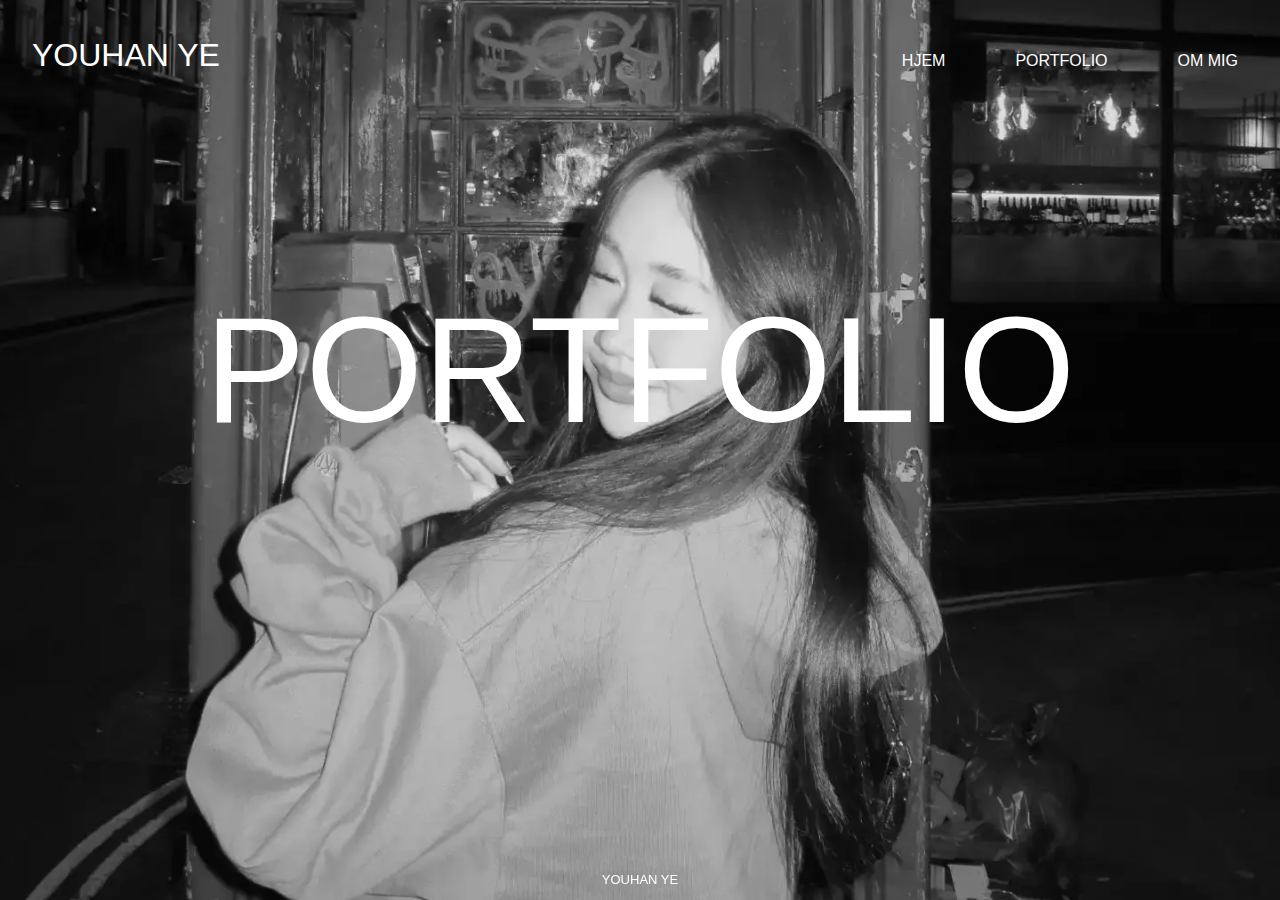
<file: index.html>
<!DOCTYPE html>
<html lang="DA">

<head>
    <meta charset="UTF-8">
    <meta name="viewport" content="width=device-width, initial-scale=1.0">
    <title>Home</title>
    <link rel="stylesheet" href="general.css">
    <link rel="stylesheet" href="general-sans.css">
    <link href="https://api.fontshare.com/v2/css?f[]=gambarino@400&f[]=switzer@200&f[]=general-sans@1&display=swap"
        rel="stylesheet">
    <link rel="shortcut icon" href="billeder/favicon.ico" type="image/x-icon">
</head>


<body>

    <header>
        <a href="index.html">
            <div class="logo">
                <h1>YOUHAN YE</h1>
            </div>
        </a>


        <nav>
            <ul class="menu">
                <li><a href="index.html">HJEM</a></li>
                <li><a href="portfolio.html">PORTFOLIO</a></li>
                <li><a href="ommig.html">OM MIG</a></li>

            </ul>
            <div class="burger">
                <div class="line"></div>
                <div class="line"></div>
                <div class="line"></div>
            </div>
        </nav>


    </header>
    <script src="script.js"></script>

    <h2>PORTFOLIO</h2>

    <div class="footer">
        <p>YOUHAN YE</p>
    </div>
</body>

</html>
</file>
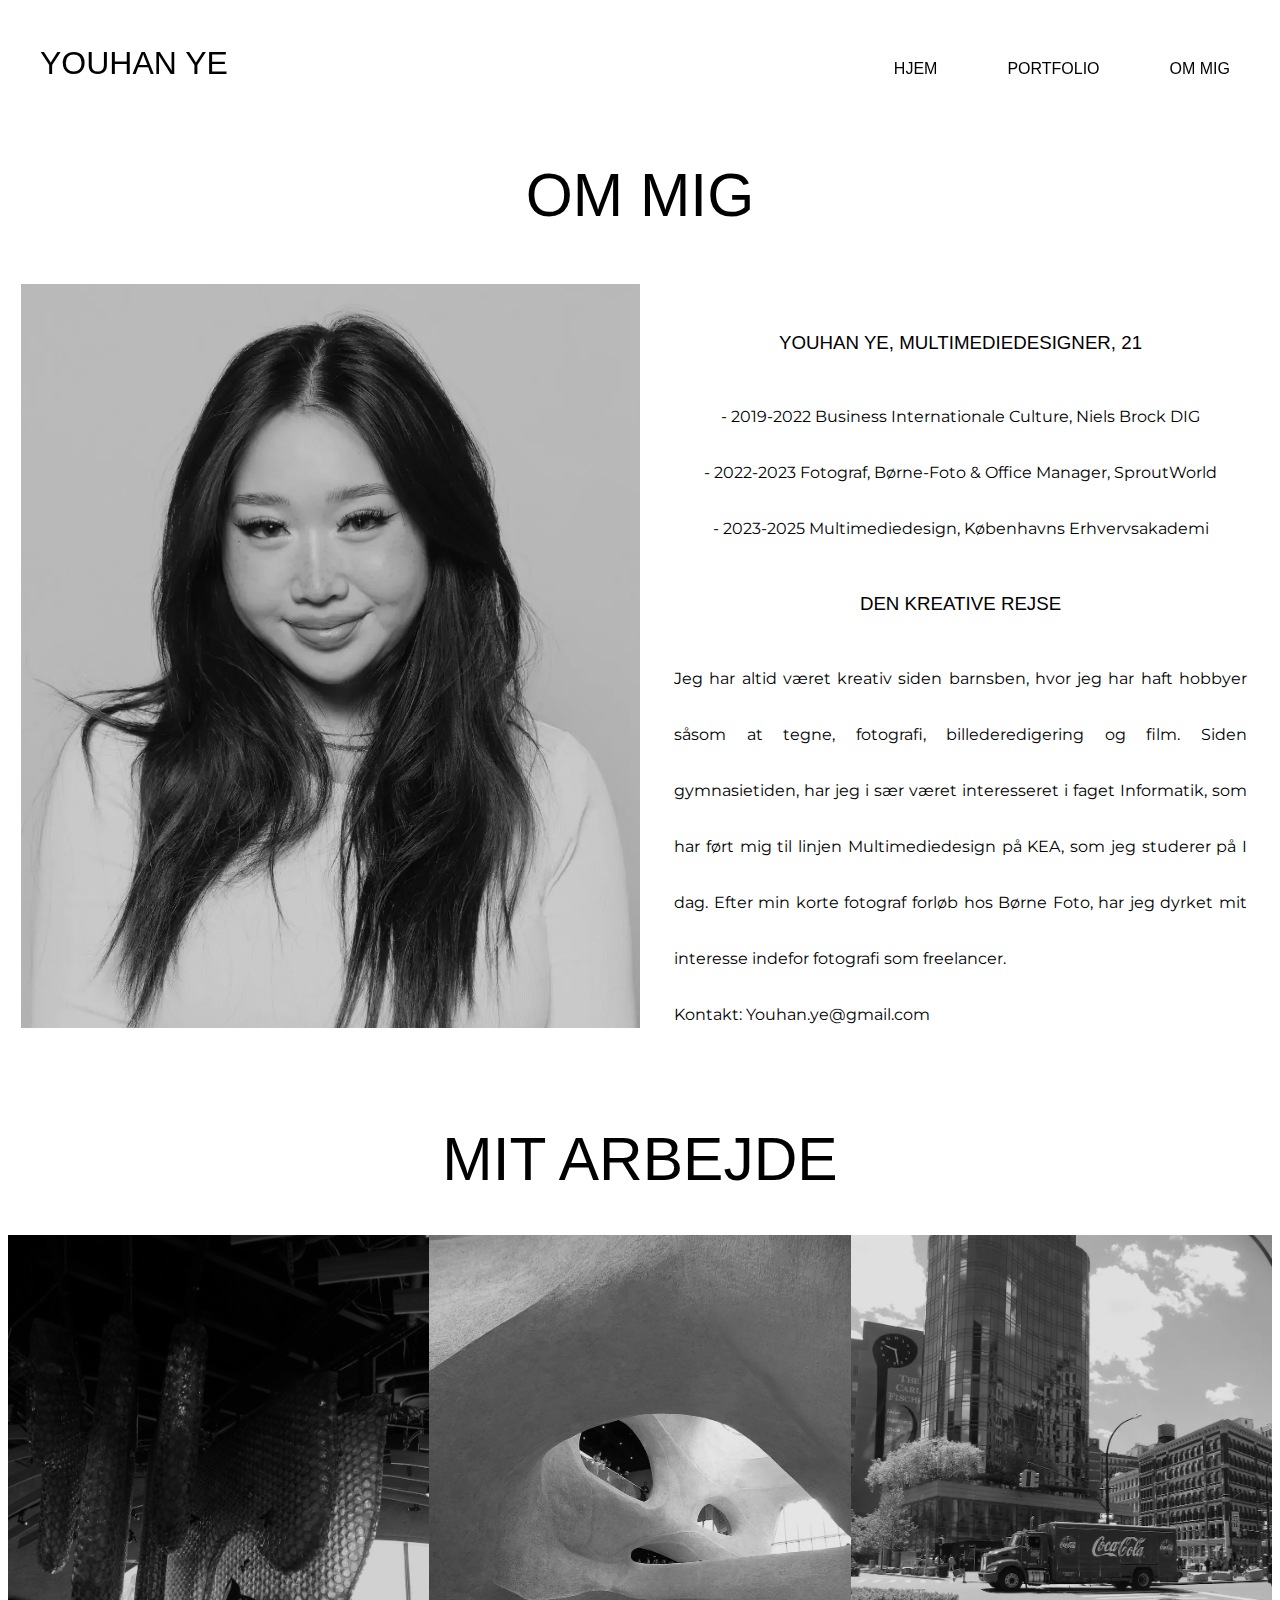
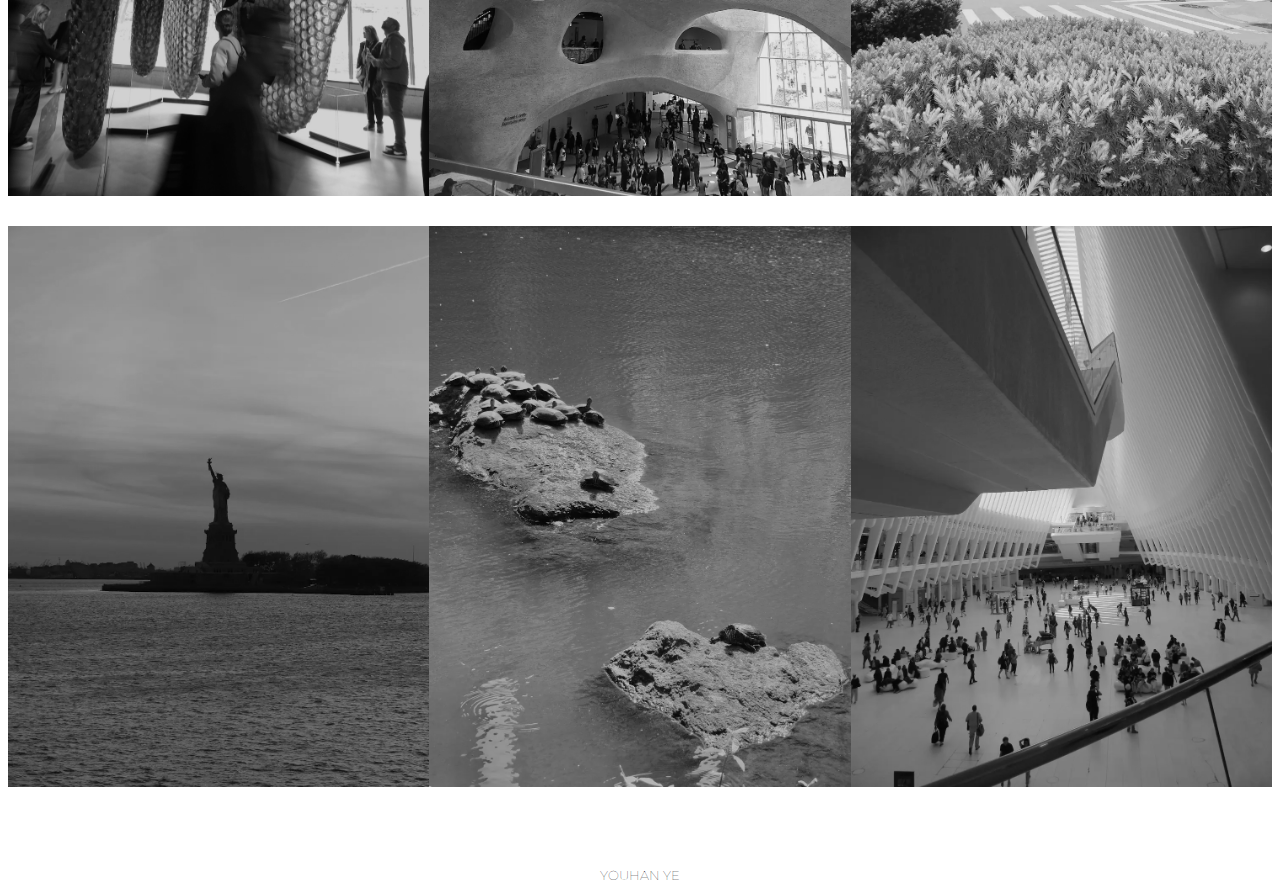
<file: ommig.html>
<!DOCTYPE html>
<html lang="DA">

<head>
    <meta charset="UTF-8">
    <meta name="viewport" content="width=device-width, initial-scale=1.0">
    <meta name="robots" content="noindex">
    <title>ABOUT ME</title>
    <link rel="stylesheet" href="style.css">
    <link rel="preconnect" href="https://fonts.googleapis.com">
    <link rel="preconnect" href="https://fonts.gstatic.com" crossorigin>
    <link href="https://fonts.googleapis.com/css2?family=Montserrat:wght@300&display=swap" rel="stylesheet">
    <link rel="shortcut icon" href="billeder/favicon.ico" type="image/x-icon">
</head>

<body>
    <header>

        <a href="index.html">
            <div class="logo">
                <h1>YOUHAN YE</h1>
            </div>
        </a>
        <nav>
            <ul class="menu">
                <li><a href="index.html">HJEM</a></li>
                <li><a href="portfolio.html">PORTFOLIO</a></li>
                <li><a href="ommig.html">OM MIG</a></li>

            </ul>
            <div class="burger">
                <div class="line"></div>
                <div class="line"></div>
                <div class="line"></div>
            </div>
        </nav>
    </header>
    <script src="script.js"></script>

    <h1>OM MIG</h1>
    <div class="container">
        <div class="ommig">
            <img src="billeder/ommig.webp" alt="ommig">
        </div>
        <div class="text1">
            <h3>YOUHAN YE, MULTIMEDIEDESIGNER, 21</h3>
            <p>
                - 2019-2022 Business Internationale Culture, Niels Brock DIG
                <br>
                - 2022-2023 Fotograf, Børne-Foto & Office Manager, SproutWorld <br>
                - 2023-2025 Multimediedesign, Københavns Erhvervsakademi
            </p>
            <div class="text2">
                <h3>DEN KREATIVE REJSE</h3>
                <p>Jeg har altid været kreativ siden barnsben, hvor jeg har haft hobbyer såsom at tegne, fotografi,
                    billederedigering og
                    film.
                    Siden gymnasietiden, har jeg i sær været interesseret i faget Informatik, som har ført mig til
                    linjen Multimediedesign på KEA, som jeg studerer på I dag.
                    Efter min korte fotograf forløb hos Børne Foto, har jeg dyrket mit interesse indefor fotografi som
                    freelancer. <br>
                    Kontakt: Youhan.ye@gmail.com </p>
            </div>
        </div>
    </div>

    <h1>MIT ARBEJDE</h1>
    <div class="container2">
        <div><img src="billeder/IMG_2726.webp" alt="billede1"></div>
        <div><img src="billeder/IMG_2730.webp" alt="billede2"></div>
        <div><img src="billeder/IMG_2836.webp" alt="billede3"></div>
    </div>
    <div class="container3">
        <div><img src="billeder/IMG_3085.webp" alt="billede4"></div>
        <div><img src="billeder/IMG_3040.webp" alt="billede5"></div>
        <div><img src="billeder/IMG_3269.webp" alt="billede6"></div>
    </div>


    <footer>
        <div class="footer">
            <p>YOUHAN YE</p>
        </div>
    </footer>
</body>

</html>
</file>
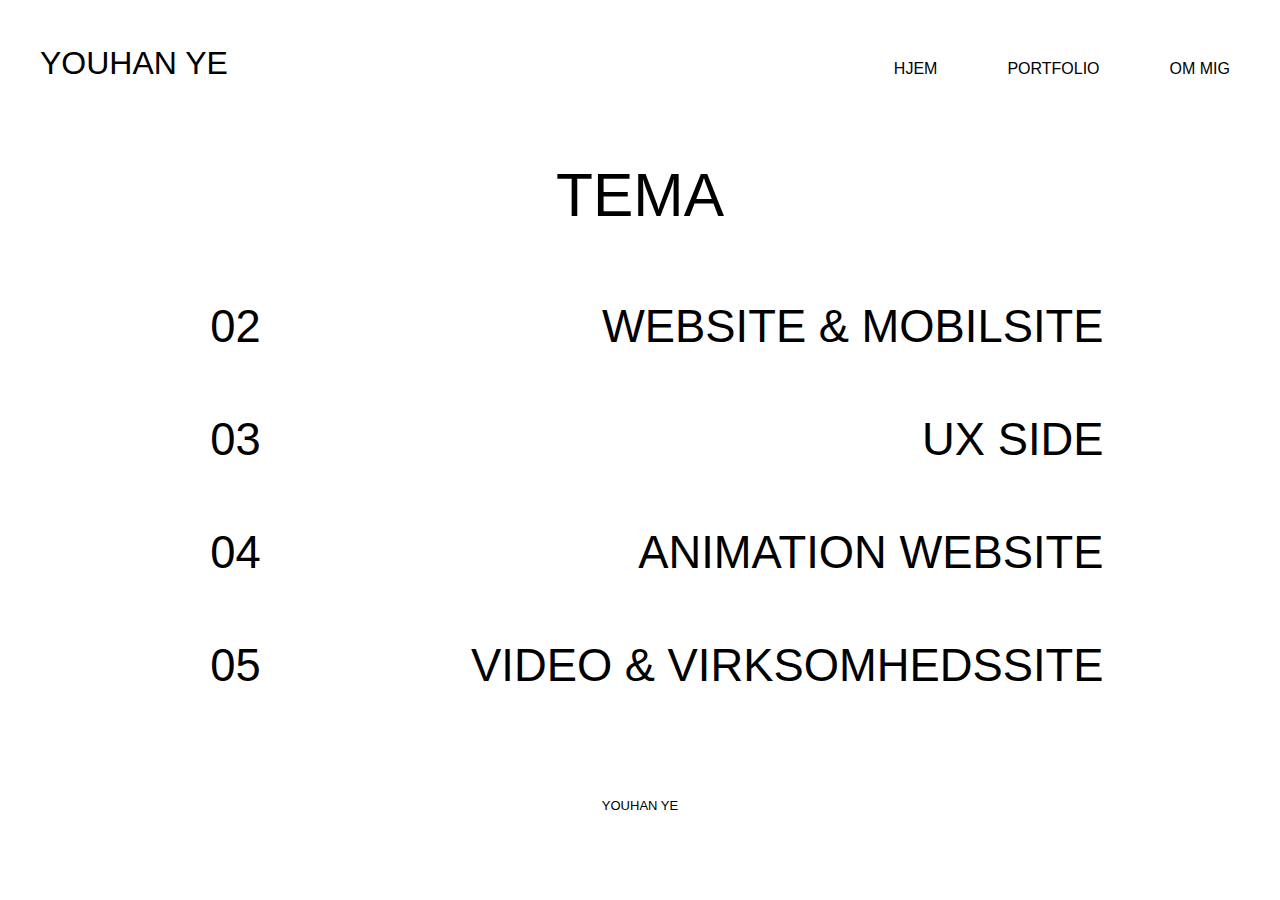
<file: portfolio.html>
<!DOCTYPE html>
<html lang="DA">

<head>
    <meta charset="UTF-8">
    <meta name="viewport" content="width=device-width, initial-scale=1.0">
    <title>PORTFOLIO</title>
    <link rel="stylesheet" href="style.css">
    <link rel="shortcut icon" href="billeder/favicon.ico" type="image/x-icon">
</head>

<body>
    <header>
        <a href="index.html">
            <div class="logo">
                <h1>YOUHAN YE</h1>
            </div>
        </a>
        <nav>
            <ul class="menu">
                <li><a href="index.html">HJEM</a></li>
                <li><a href="portfolio.html">PORTFOLIO</a></li>
                <li><a href="ommig.html">OM MIG</a></li>

            </ul>
            <div class="burger">
                <div class="line"></div>
                <div class="line"></div>
                <div class="line"></div>
            </div>
        </nav>
    </header>
    <script src="script.js"></script>


    <h1>TEMA</h1>
    <a href="tema2.html">
        <div class="section_grid_1-2">
            <div class="col">
                <h1>02</h1>

            </div>
            <div class="col2">
                <h1>WEBSITE & MOBILSITE</h1>
            </div>
        </div>
    </a>
    <a href="tema3.html">
        <div class="section_grid2">
            <div class="col">
                <h1>03</h1>
            </div>

            <div class="col2">
                <h1>UX SIDE</h1>
            </div>
        </div>
    </a>
    <a href="tema4.html">
        <div class="section_grid3">
            <div class="col">
                <h1>04</h1>
            </div>
            <div class="col2">
                <h1>ANIMATION WEBSITE</h1>
            </div>
        </div>
    </a>
    <a href="tema5.html">
        <div class="section_grid4">
            <div class="col">
                <h1>05</h1>
            </div>
            <div class="col2">
                <h1>VIDEO & VIRKSOMHEDSSITE </h1>
            </div>
        </div>
    </a>

    <footer>
        <div class="footer">
            <p>YOUHAN YE</p>
        </div>
    </footer>
</body>



</html>
</file>
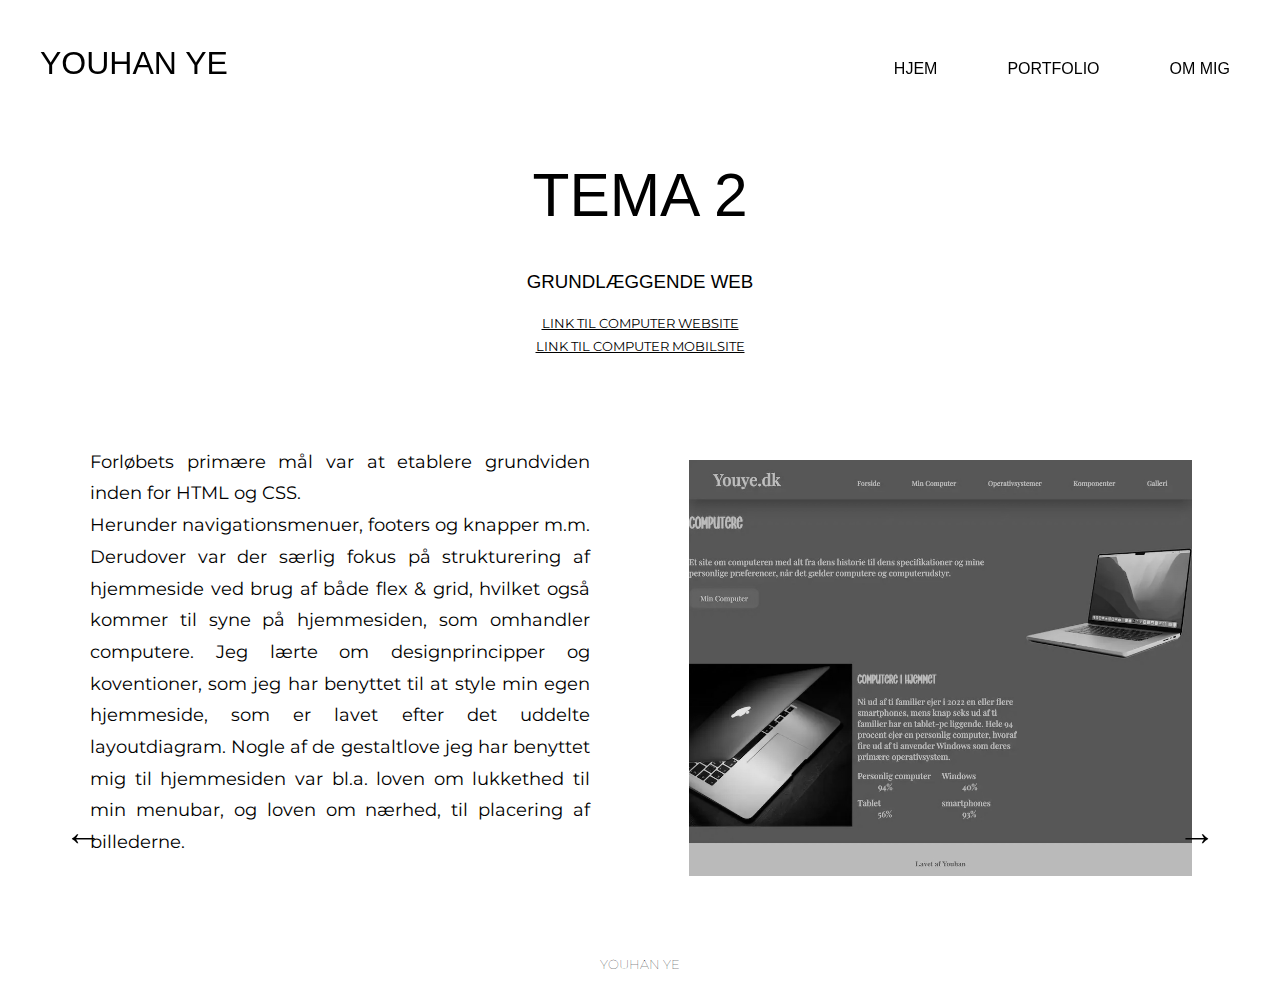
<file: tema2.html>
<!DOCTYPE html>
<html lang="DA">

<head>
    <meta charset="UTF-8">
    <meta name="viewport" content="width=device-width, initial-scale=1.0">
    <title>TEMA 2</title>
    <link rel="stylesheet" href="style.css">
    <link rel="preconnect" href="https://fonts.googleapis.com">
    <link rel="preconnect" href="https://fonts.gstatic.com" crossorigin>
    <link href="https://fonts.googleapis.com/css2?family=Montserrat:wght@300&display=swap" rel="stylesheet">
    <link rel="shortcut icon" href="billeder/favicon.ico" type="image/x-icon">
</head>

<body>
    <header>

        <a href="index.html">
            <div class="logo">
                <h1>YOUHAN YE</h1>
            </div>
        </a>
        <nav>
            <ul class="menu">
                <li><a href="index.html">HJEM</a></li>
                <li><a href="portfolio.html">PORTFOLIO</a></li>
                <li><a href="ommig.html">OM MIG</a></li>

            </ul>
            <div class="burger">
                <div class="line"></div>
                <div class="line"></div>
                <div class="line"></div>
            </div>
        </nav>
    </header>
    <script src="script.js"></script>

    <h1>TEMA 2</h1>
    <div class="h3">
        <h3>GRUNDLÆGGENDE WEB</h3>
    </div>
    <div class="link">
        <p><a href="https://youye.dk/kea/02_web/01_website/website/">LINK TIL COMPUTER WEBSITE</a></p>
        <p><a href="https://youye.dk/kea/02_web/mobilsite/galleri.html">LINK TIL COMPUTER MOBILSITE</a></p>
    </div>
    <div class="grid">
        <div>
            <p>Forløbets primære mål var at etablere grundviden inden for HTML og CSS. <br>
                Herunder navigationsmenuer,
                footers og knapper m.m.
                Derudover var der særlig fokus på strukturering af hjemmeside ved brug af både flex & grid, hvilket også
                kommer til syne på hjemmesiden, som omhandler computere.
                Jeg lærte om designprincipper og koventioner, som jeg har benyttet
                til at style min
                egen hjemmeside, som er lavet efter det uddelte layoutdiagram.
                Nogle af de gestaltlove jeg har benyttet mig til hjemmesiden var bl.a. loven om lukkethed til min
                menubar, og loven om nærhed, til placering af billederne.
            </p>
        </div>
        <div>
            <a href="https://youye.dk/kea/02_web/01_website/website/"> <img
                    src="billeder/youye.dk_kea_02_web_01_website_website_.webp" alt="Forside"></a>
        </div>
    </div>
    <a href="portfolio.html">
        <span class="span1">&#8592;</span>
    </a>
    <a href="tema3.html">
        <span class="span2">&#8594;</span>
    </a>



    <footer>
        <div class="footer">
            <p>YOUHAN YE</p>
        </div>
    </footer>
</body>
</file>
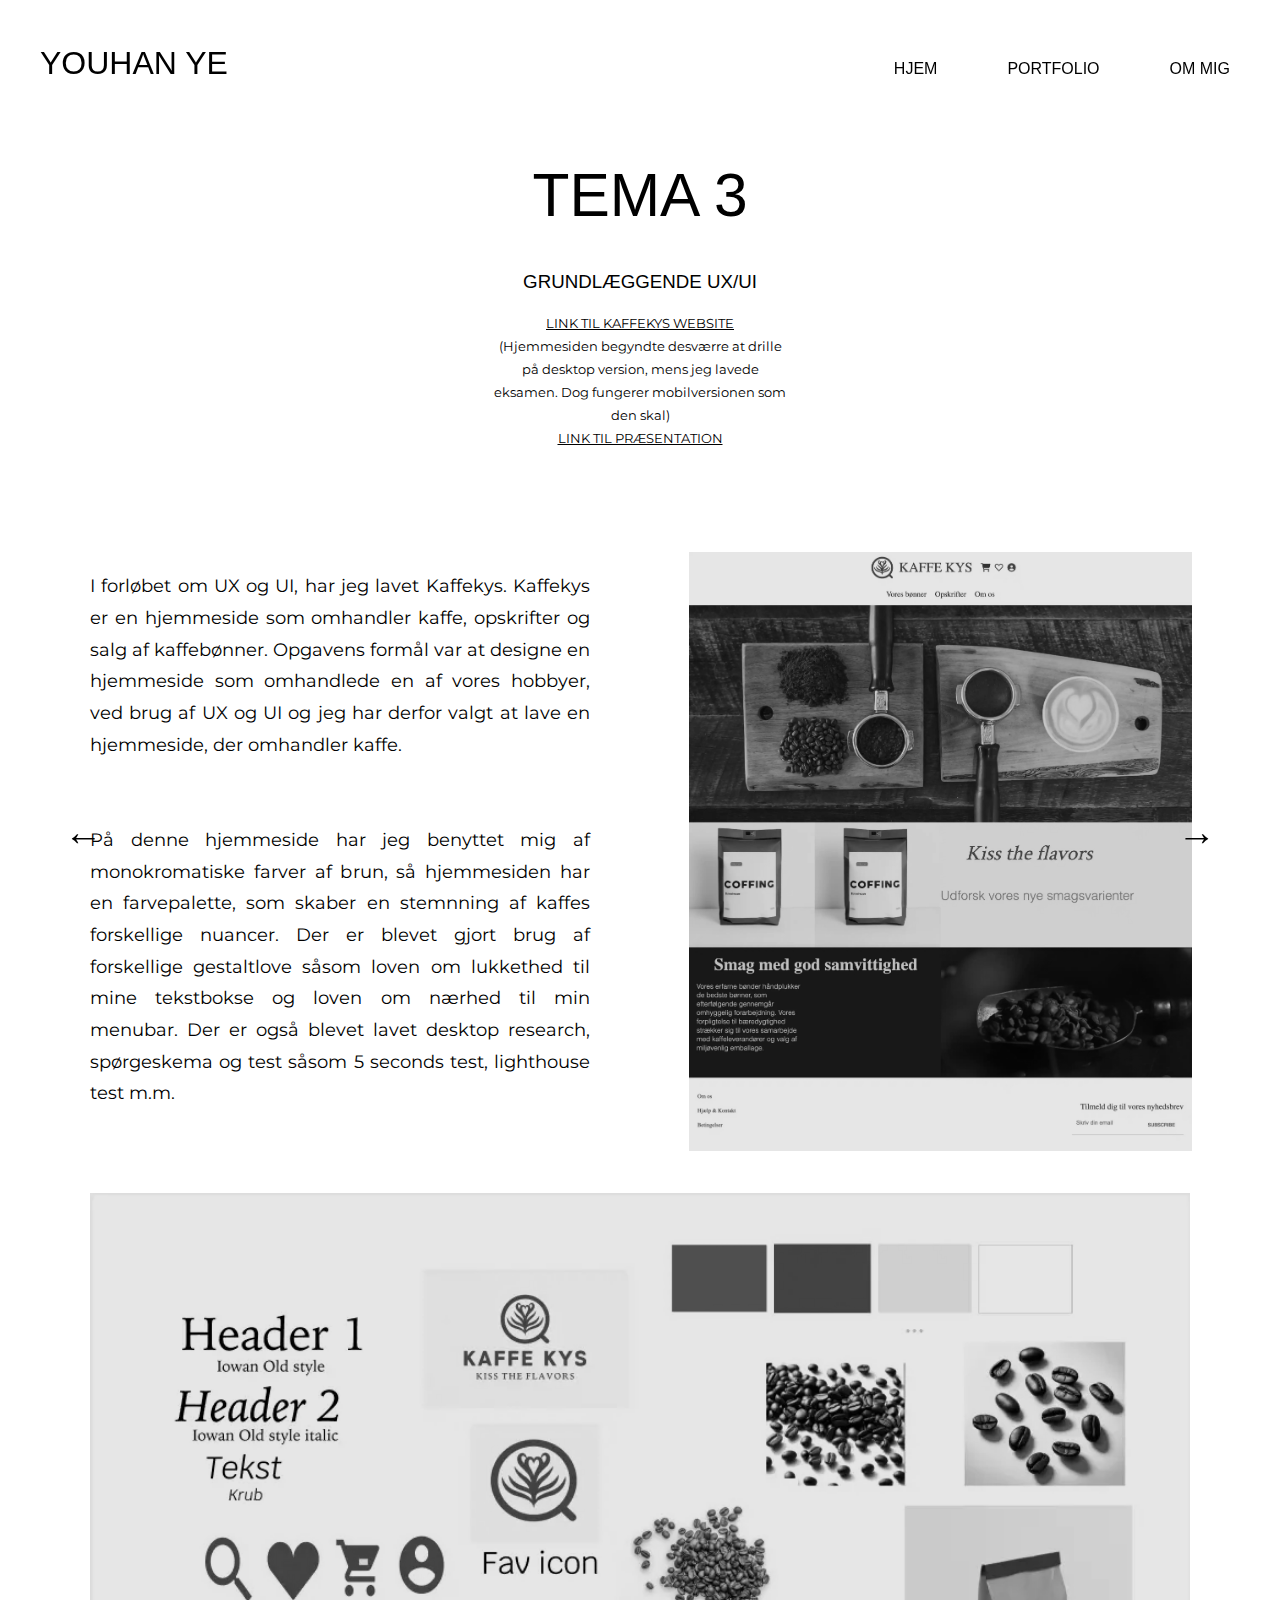
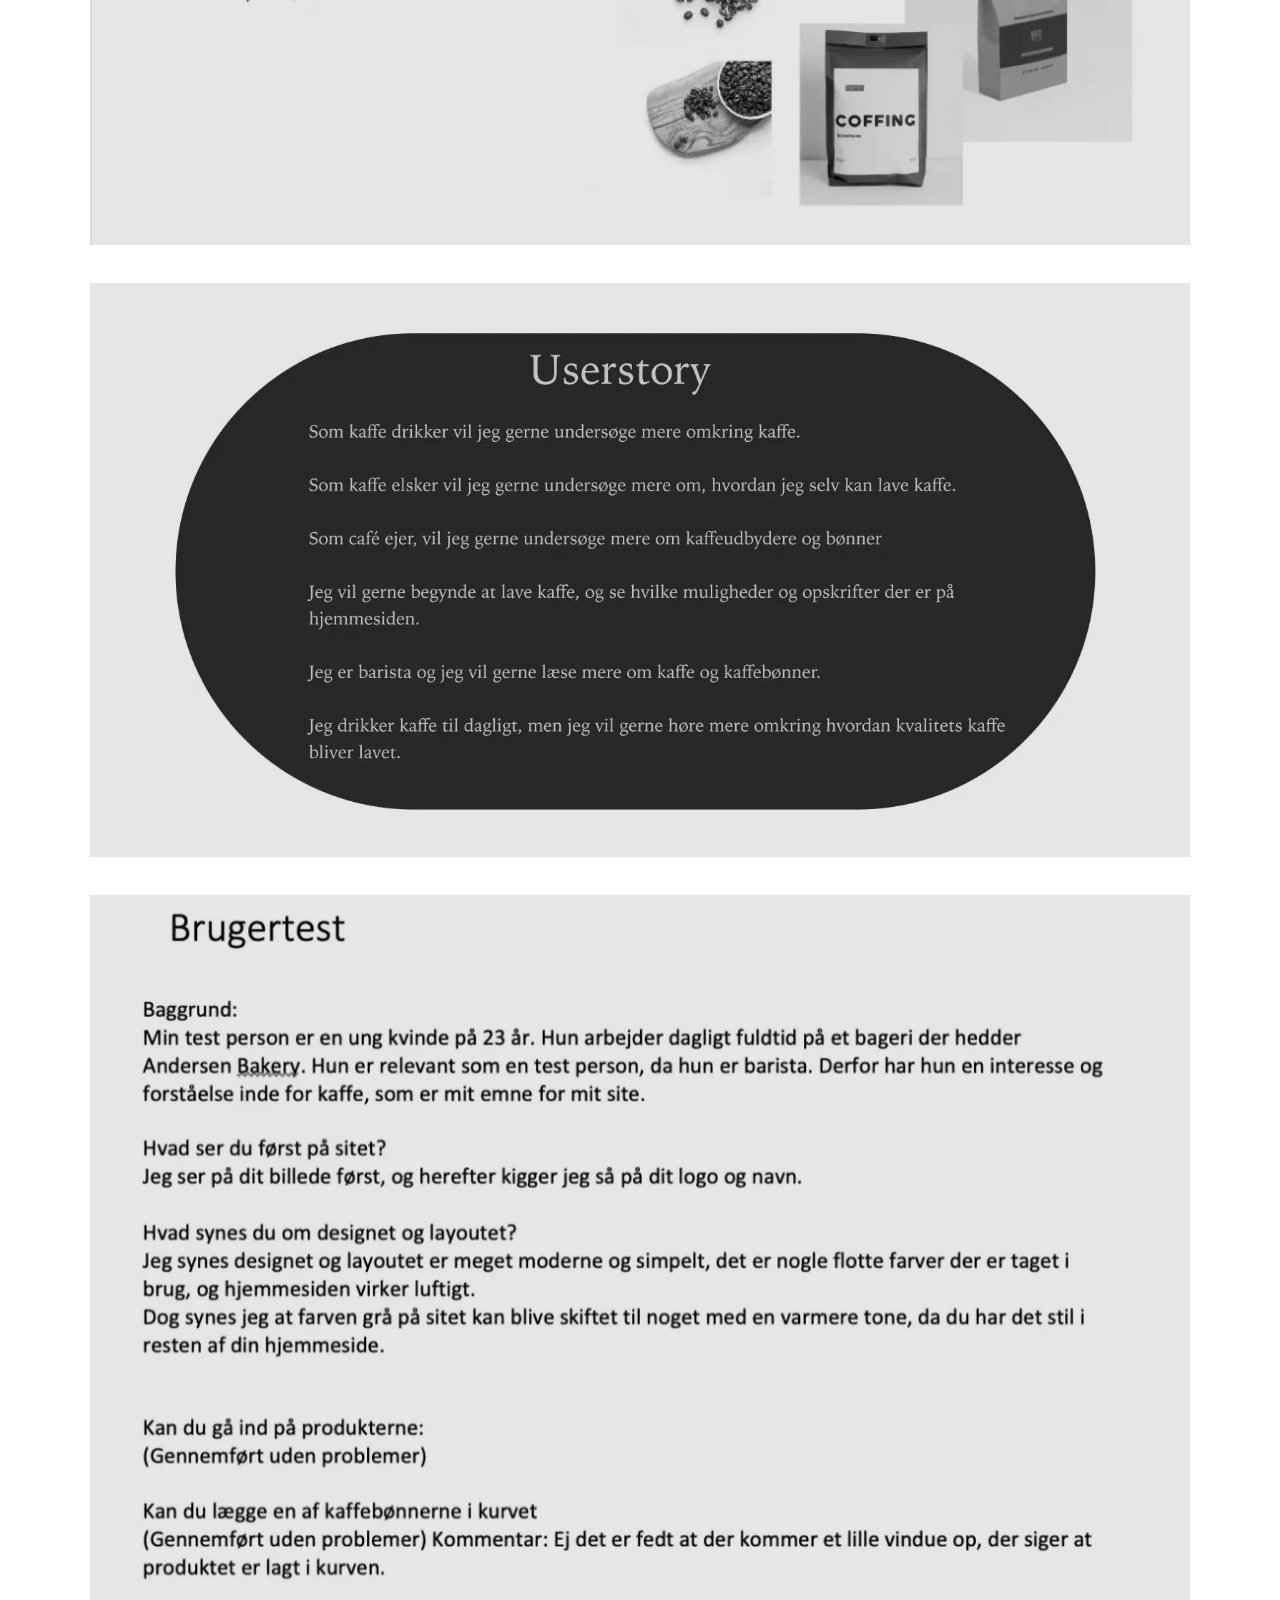
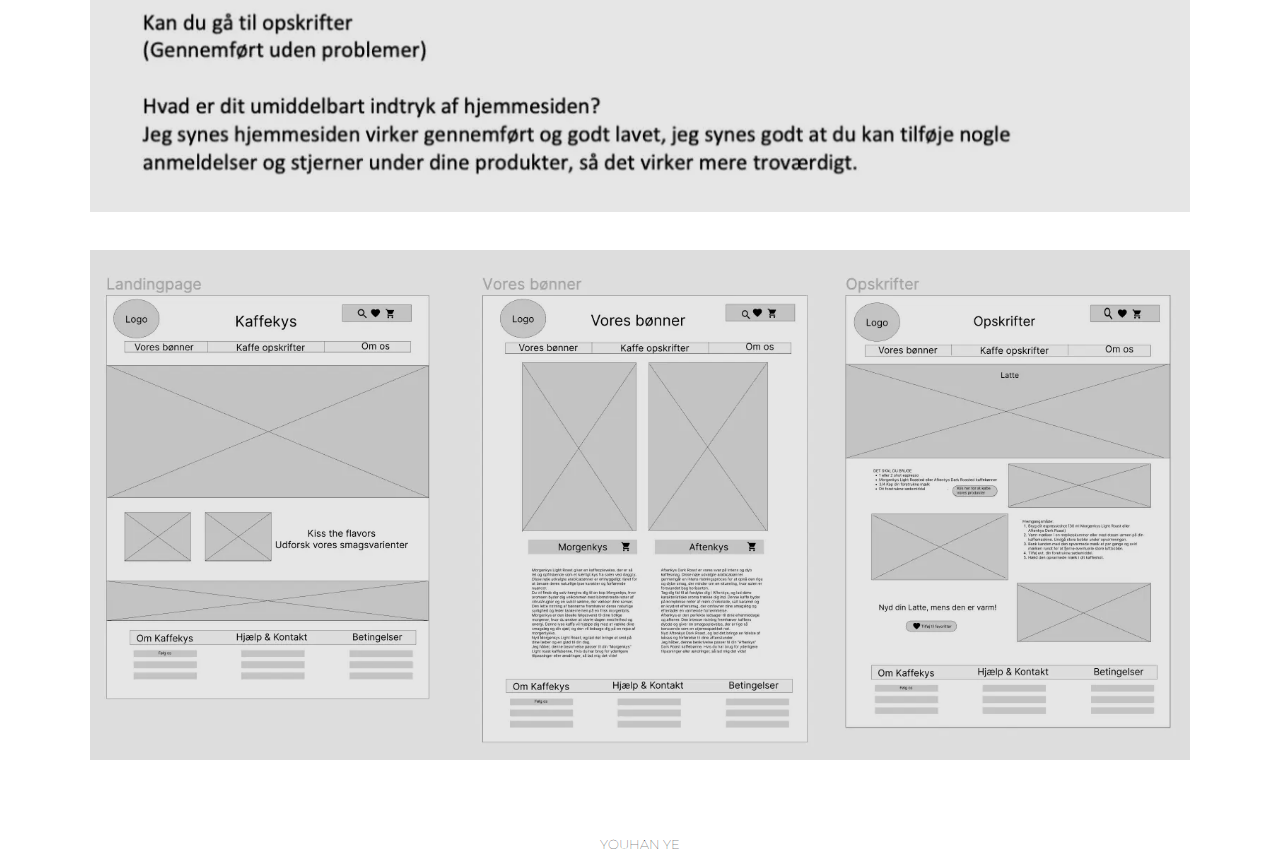
<file: tema3.html>
<!DOCTYPE html>
<html lang="DA">

<head>
    <meta charset="UTF-8">
    <meta name="viewport" content="width=device-width, initial-scale=1.0">
    <title>TEMA 3</title>
    <link rel="stylesheet" href="style.css">
    <link rel="preconnect" href="https://fonts.googleapis.com">
    <link rel="preconnect" href="https://fonts.gstatic.com" crossorigin>
    <link href="https://fonts.googleapis.com/css2?family=Montserrat:wght@300&display=swap" rel="stylesheet">
    <link rel="shortcut icon" href="billeder/favicon.ico" type="image/x-icon">
</head>

<body>
    <header>

        <a href="index.html">
            <div class="logo">
                <h1>YOUHAN YE</h1>
            </div>
        </a>
        <nav>
            <ul class="menu">
                <li><a href="index.html">HJEM</a></li>
                <li><a href="portfolio.html">PORTFOLIO</a></li>
                <li><a href="ommig.html">OM MIG</a></li>

            </ul>
            <div class="burger">
                <div class="line"></div>
                <div class="line"></div>
                <div class="line"></div>
            </div>
        </nav>
    </header>
    <script src="script.js"></script>
    <h1>TEMA 3</h1>

    <h3>GRUNDLÆGGENDE UX/UI</h3>
    <div class="link">


        <p><a href="https://youye.dk/kea/03_ux/01_kodet_site/index.html">LINK TIL KAFFEKYS WEBSITE</a>
            <br>
        </p>

        <p>(Hjemmesiden
            begyndte desværre at drille på desktop version, mens jeg lavede eksamen. Dog fungerer mobilversionen som den
            skal)</p>
        <p><a
                href="https://docs.google.com/presentation/d/1jcls9tdCBWby8HA0yjZj4S4Yp_Tg2DP6hAchGlgmfeM/edit?usp=sharing">LINK
                TIL PRÆSENTATION</a></p>
    </div>



    <div class="grid">
        <p>I forløbet om UX og UI, har jeg lavet Kaffekys. Kaffekys er en hjemmeside som omhandler kaffe, opskrifter og
            salg
            af kaffebønner.
            Opgavens formål var at designe en hjemmeside som omhandlede en af vores hobbyer, ved brug af UX og UI og jeg
            har
            derfor valgt at lave
            en hjemmeside, der omhandler kaffe. <br> <br> <br>
            På denne hjemmeside har jeg benyttet mig af monokromatiske farver af brun, så hjemmesiden har en
            farvepalette,
            som skaber en stemnning af kaffes forskellige nuancer.
            Der er blevet gjort brug af forskellige gestaltlove såsom loven om lukkethed til mine tekstbokse og loven
            om
            nærhed til min menubar.
            Der er også blevet lavet desktop research, spørgeskema og test såsom 5 seconds test, lighthouse test m.m.
        </p>
        <a href="https://youye.dk/kea/03_ux/01_kodet_site/index.html"><img src="billeder/kaffekys.html.webp"
                alt="kaffekys"></a>

    </div>



    <div class="styletile">
        <img src="billeder/stylestilekaffe.webp" alt="styletile">
    </div>

    <div class="userstory">
        <img src="billeder/userstorykaffe.webp" alt="userstorykaffe">
    </div>

    <div class="brugertest">
        <img src="billeder/brugertest.webp" alt="brugertest">
    </div>

    <div class="wireframes">
        <img src="billeder/wireframeskaffe.webp" alt="wireframeskaffe">
    </div>

    <a href="tema2.html">
        <span class="span1">&#8592;</span>
    </a>
    <a href="tema4.html">
        <span class="span2">&#8594;</span>
    </a>


    <footer>
        <div class="footer">
            <p>YOUHAN YE</p>
        </div>
    </footer>
</body>
</file>
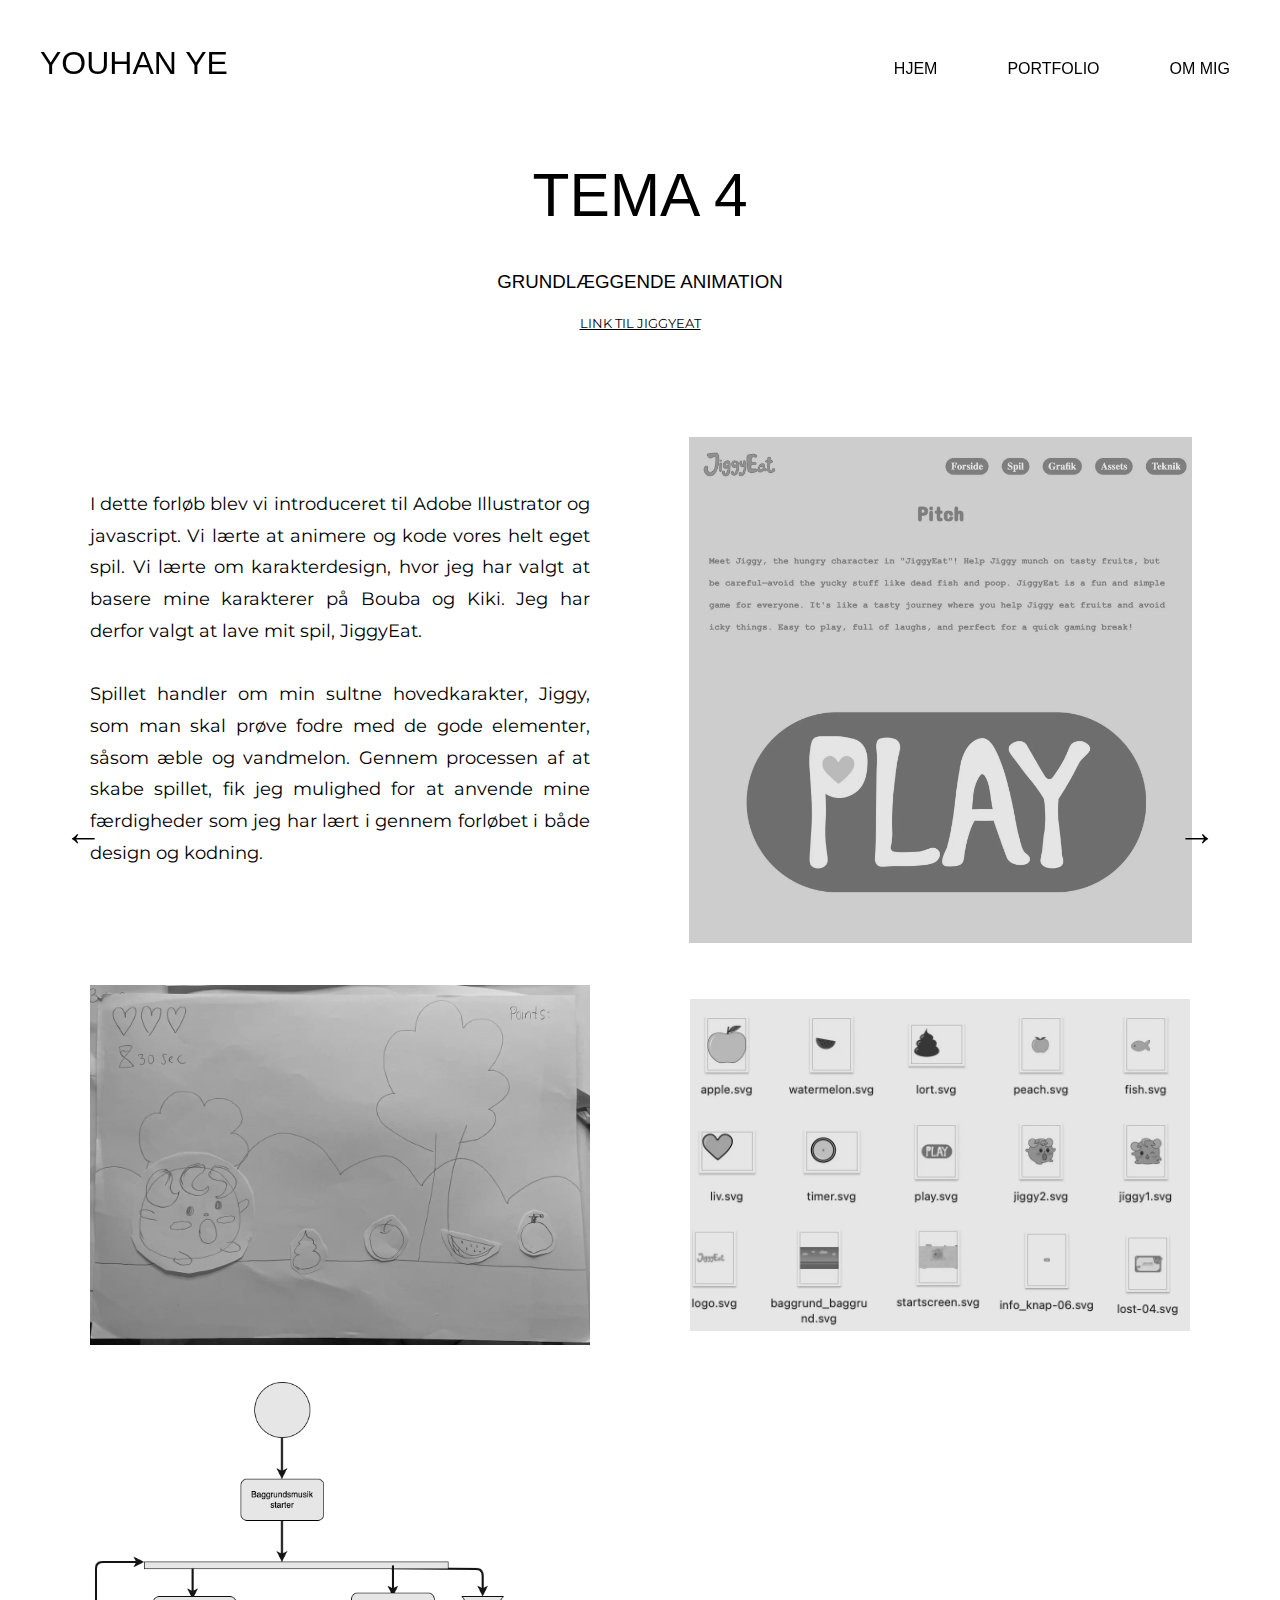
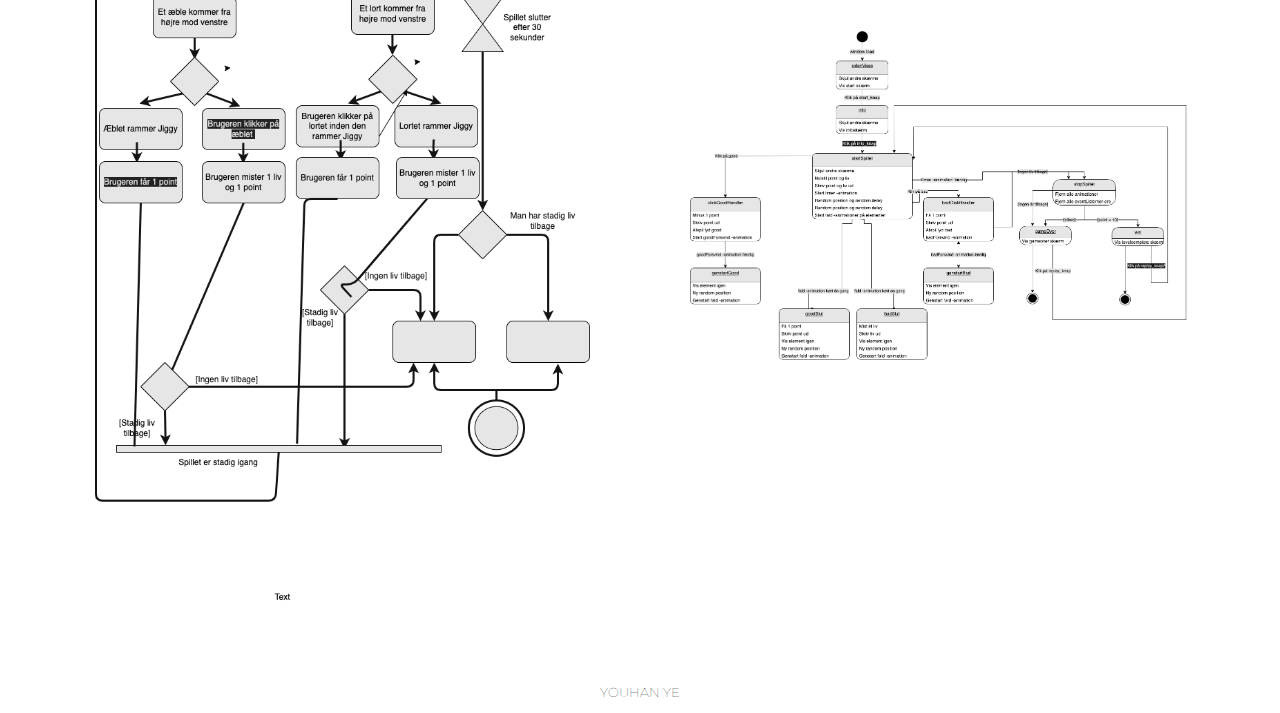
<file: tema4.html>
<!DOCTYPE html>
<html lang="DA">

<head>
    <meta charset="UTF-8">
    <meta name="viewport" content="width=device-width, initial-scale=1.0">
    <title>TEMA 4</title>
    <link rel="stylesheet" href="style.css">
    <link rel="preconnect" href="https://fonts.googleapis.com">
    <link rel="preconnect" href="https://fonts.gstatic.com" crossorigin>
    <link href="https://fonts.googleapis.com/css2?family=Montserrat:wght@300&display=swap" rel="stylesheet">
    <link rel="shortcut icon" href="billeder/favicon.ico" type="image/x-icon">
</head>

<body>
    <header>

        <a href="index.html">
            <div class="logo">
                <h1>YOUHAN YE</h1>
            </div>
        </a>
        <nav>
            <ul class="menu">
                <li><a href="index.html">HJEM</a></li>
                <li><a href="portfolio.html">PORTFOLIO</a></li>
                <li><a href="ommig.html">OM MIG</a></li>

            </ul>
            <div class="burger">
                <div class="line"></div>
                <div class="line"></div>
                <div class="line"></div>
            </div>
        </nav>


    </header>
    <script src="script.js"></script>
    <script src="script.js"></script>

    <h1>TEMA 4</h1>

    <h3>GRUNDLÆGGENDE ANIMATION</h3>
    <div class="link">
        <p><a href="http://youye.dk/kea/04_animation/website/">LINK TIL JIGGYEAT</a></p>
    </div>
    <div class="grid">
        <p>I dette forløb blev vi introduceret til Adobe Illustrator og javascript. Vi lærte at animere og kode vores
            helt eget
            spil. Vi lærte om karakterdesign, hvor jeg har valgt at basere mine karakterer på Bouba og Kiki.
            Jeg har derfor valgt at lave mit spil, JiggyEat. <br> <br>Spillet handler om min sultne hovedkarakter,
            Jiggy, som
            man
            skal prøve fodre med de gode elementer, såsom æble og vandmelon.
            Gennem processen af at skabe spillet, fik jeg mulighed for at anvende mine færdigheder som jeg har lært i
            gennem forløbet i både design og kodning.
        </p>


        <a href="http://youye.dk/kea/04_animation/website/"> <img src="billeder/jiggyeatforside.html.webp"
                alt="forside"></a>
    </div>

    <div class="grid2">


        <img src="billeder/skitse.webp" alt="skitse">


        <img src="billeder/assetjiggy.webp" alt="asset">


    </div>
    <div class="grid2">
        <img src="billeder/aktivitetsdiagramjiggygo-kopi.png" alt="aktivitetsdiagram">
        <img src="billeder/diagram3-kopi.png" alt="diagram">

    </div>

    <a href="tema3.html">
        <span class="span1">&#8592;</span>
    </a>
    <a href="tema5.html">
        <span class="span2">&#8594;</span>
    </a>

    <footer>
        <div class="footer">
            <p>YOUHAN YE</p>
        </div>
    </footer>
</body>
</file>
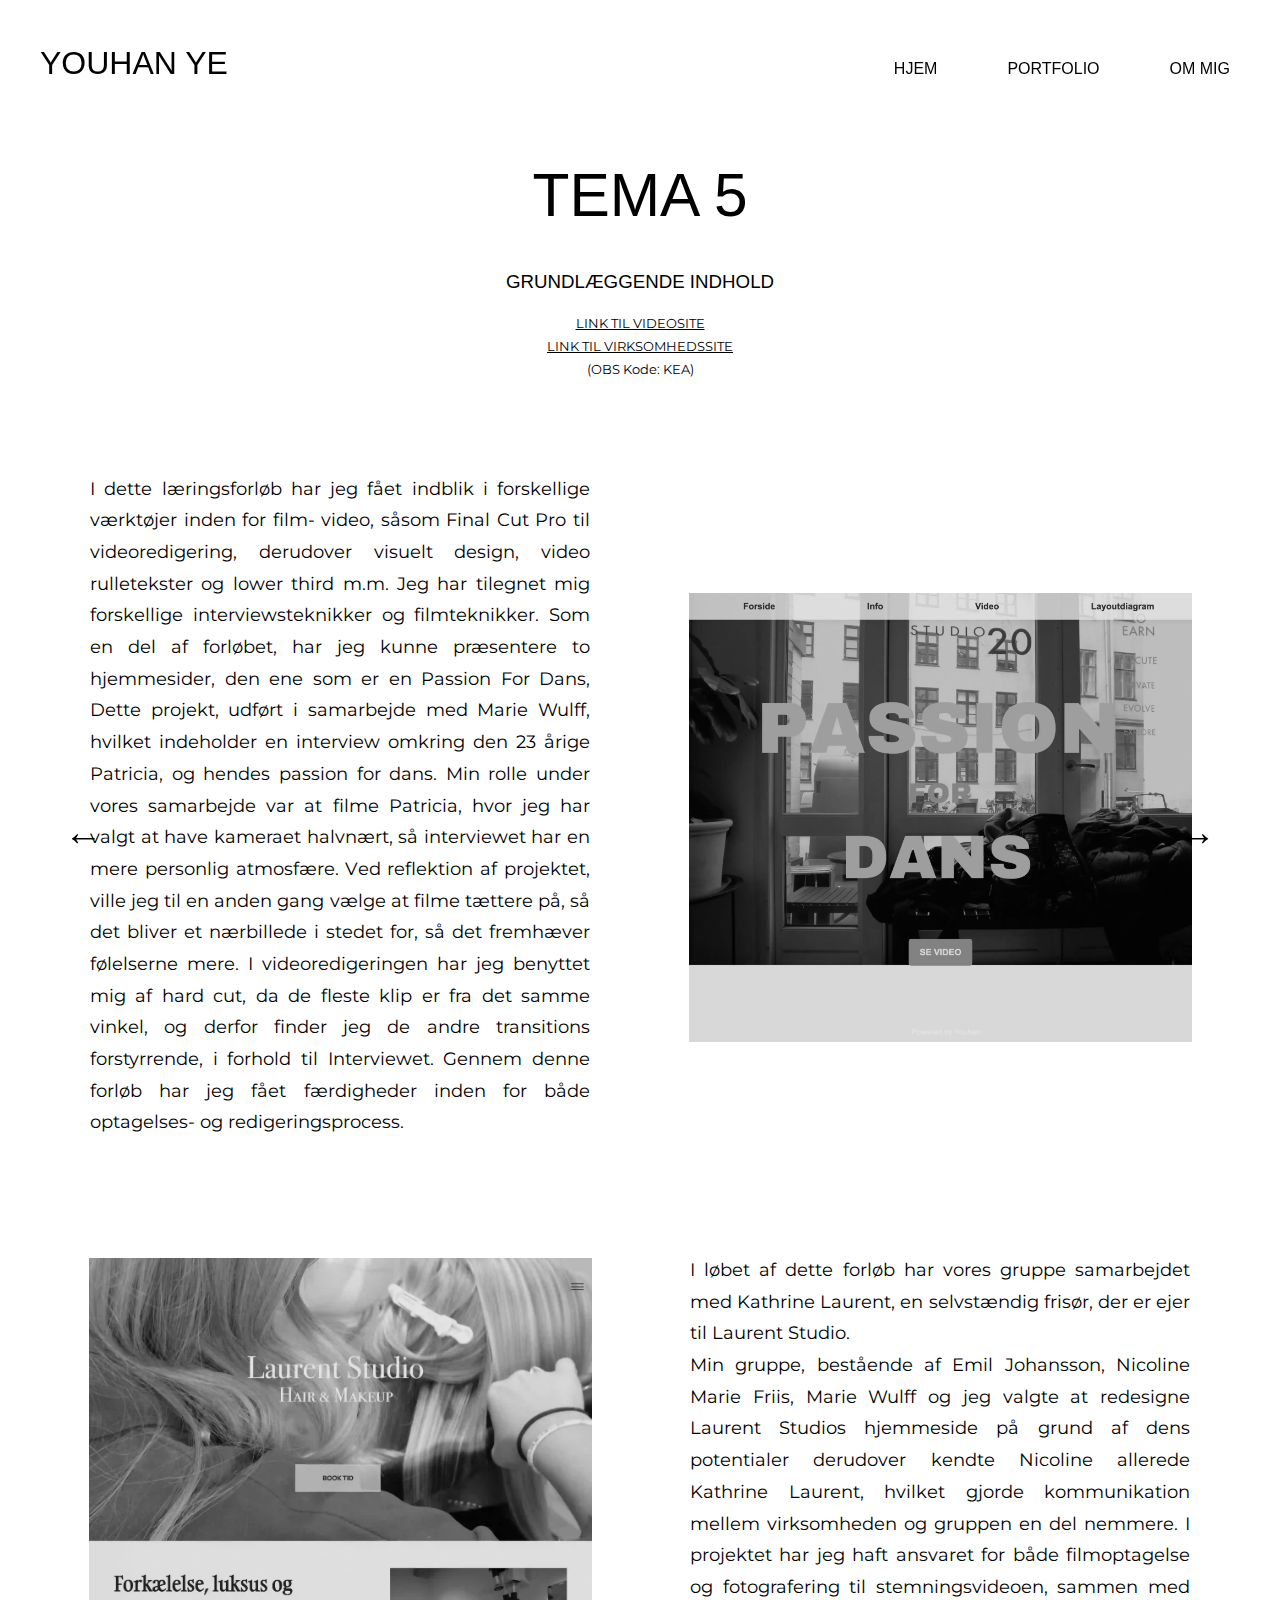
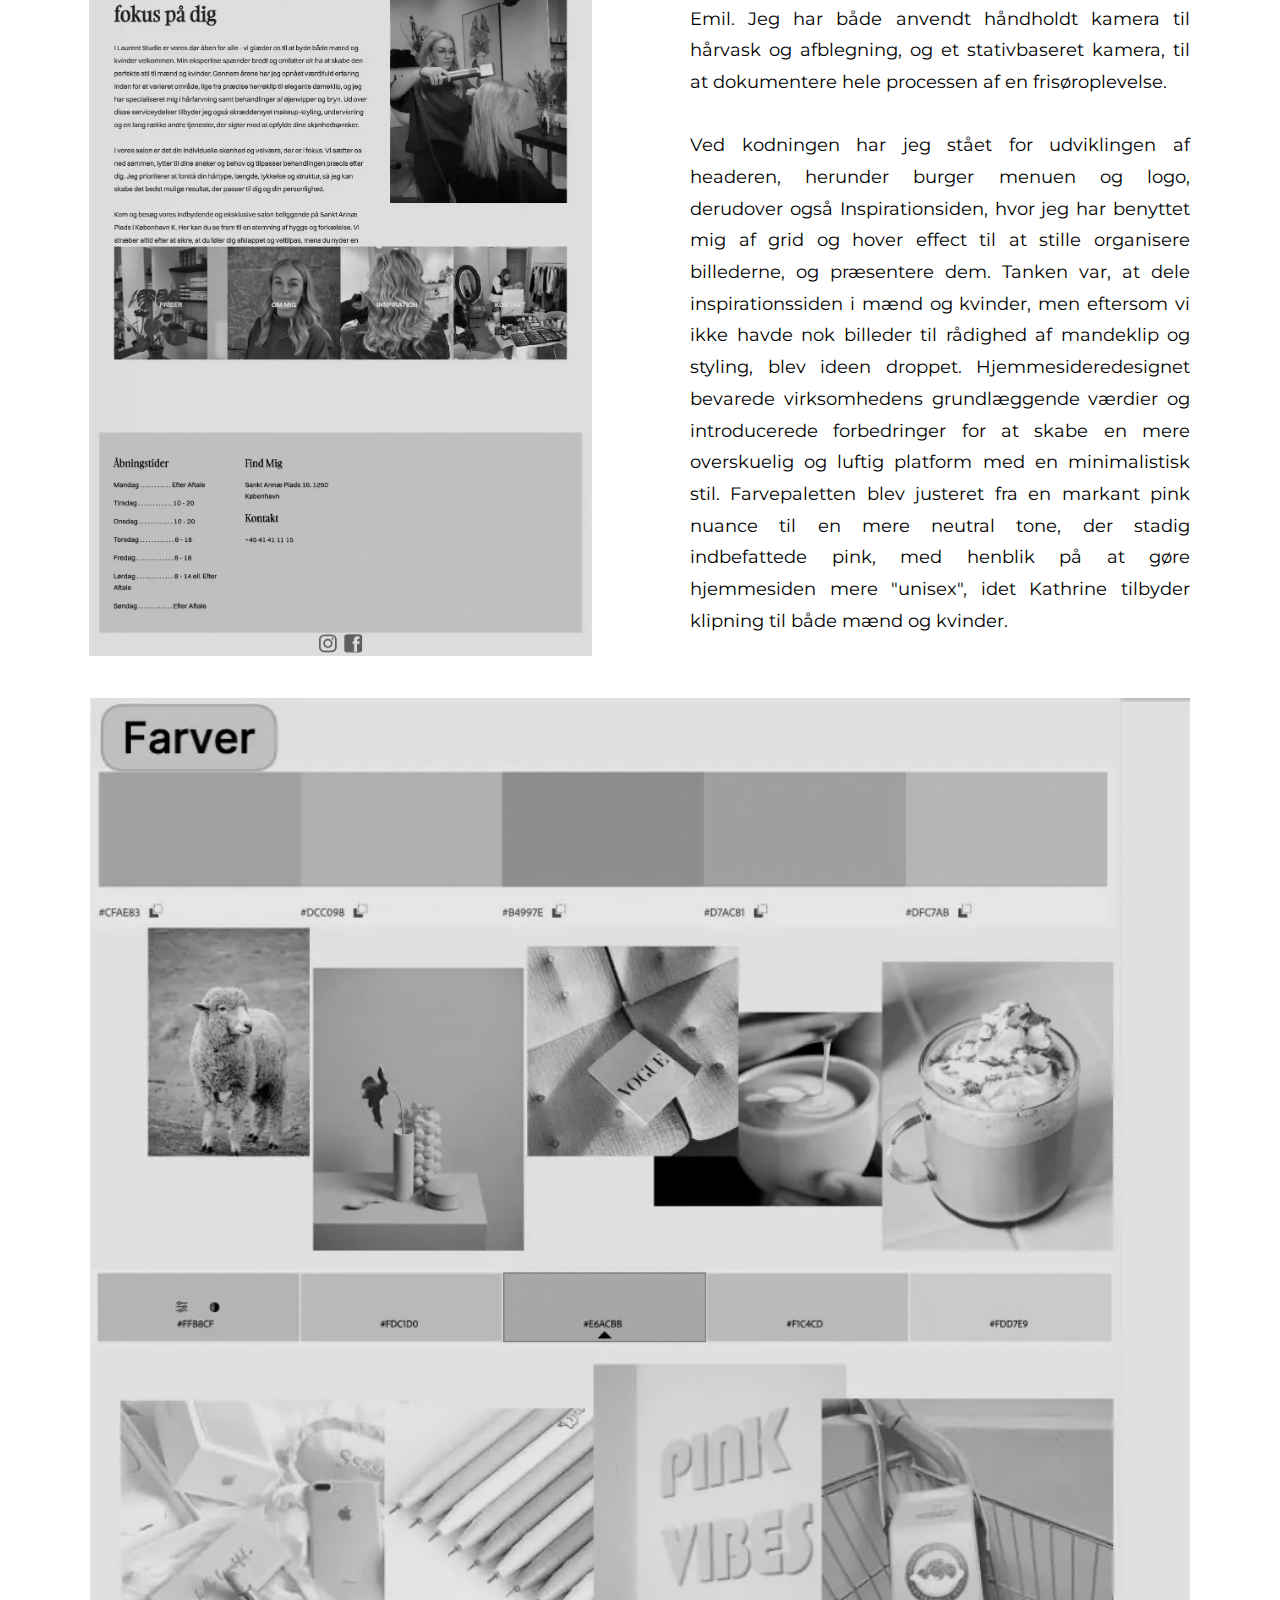
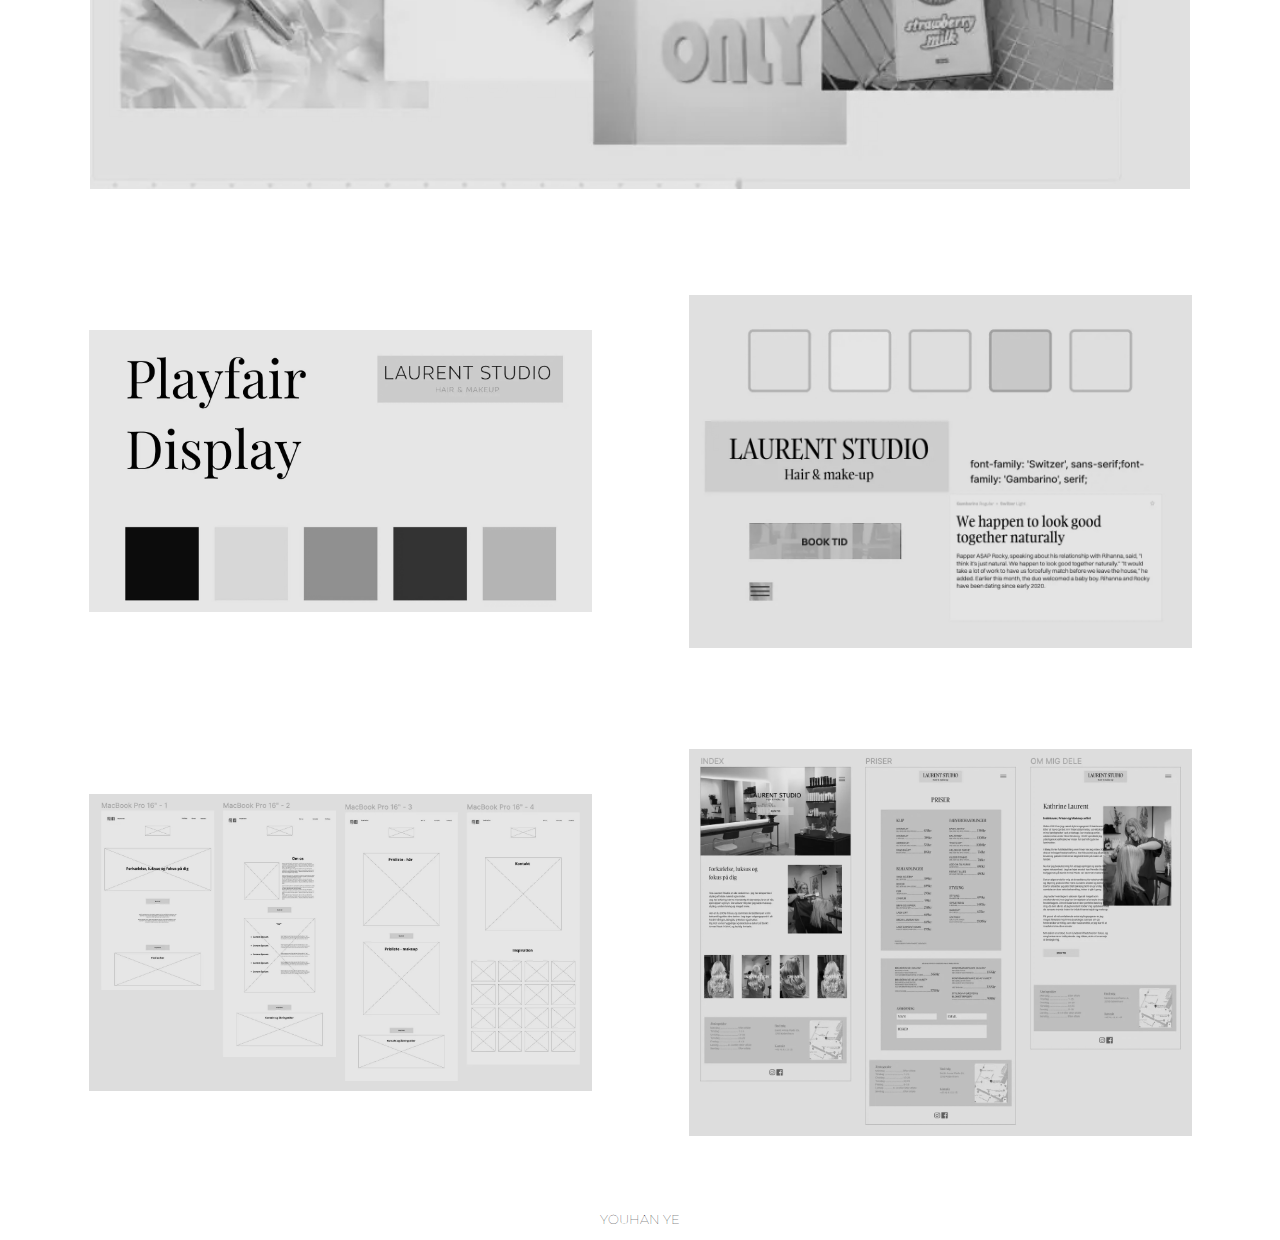
<file: tema5.html>
<!DOCTYPE html>
<html lang="DA">

<head>
    <meta charset="UTF-8">
    <meta name="viewport" content="width=device-width, initial-scale=1.0">
    <title>TEMA 5</title>
    <link rel="stylesheet" href="style.css">
    <link rel="preconnect" href="https://fonts.googleapis.com">
    <link rel="preconnect" href="https://fonts.gstatic.com" crossorigin>
    <link href="https://fonts.googleapis.com/css2?family=Montserrat:wght@300&display=swap" rel="stylesheet">
    <link rel="shortcut icon" href="billeder/favicon.ico" type="image/x-icon">
</head>

<body>
    <header>

        <a href="index.html">
            <div class="logo">
                <h1>YOUHAN YE</h1>
            </div>
        </a>
        <nav>
            <ul class="menu">
                <li><a href="index.html">HJEM</a></li>
                <li><a href="portfolio.html">PORTFOLIO</a></li>
                <li><a href="ommig.html">OM MIG</a></li>

            </ul>
            <div class="burger">
                <div class="line"></div>
                <div class="line"></div>
                <div class="line"></div>
            </div>
        </nav>
    </header>
    <script src="script.js"></script>
    <script src="script.js"></script>
    <h1>TEMA 5</h1>

    <h3>GRUNDLÆGGENDE INDHOLD</h3>
    <div class="link">
        <p><a href="https://youye.dk/kea/05_grund_indhold/videosite/">LINK TIL VIDEOSITE</a></p>

        <p><a href="http://youye.dk/kea/05_grund_indhold/virksomhedssite/">LINK TIL VIRKSOMHEDSSITE</a></p>
        <p>(OBS Kode: KEA)</p>
    </div>
    <div class="grid">
        <p>I dette læringsforløb har jeg fået indblik i forskellige værktøjer inden for film- video, såsom Final Cut
            Pro til videoredigering, derudover visuelt design, video rulletekster og lower third m.m. Jeg har tilegnet
            mig
            forskellige
            interviewsteknikker og filmteknikker.
            Som en del af forløbet, har jeg kunne præsentere to hjemmesider, den ene som er en Passion For Dans, Dette
            projekt, udført i samarbejde med Marie Wulff, hvilket indeholder
            en interview omkring den 23 årige Patricia, og hendes passion for dans.
            Min rolle under vores samarbejde var at filme Patricia, hvor jeg har valgt at have
            kameraet halvnært, så interviewet har en mere personlig atmosfære. Ved reflektion af projektet, ville jeg
            til en
            anden gang vælge at filme tættere
            på, så det bliver et nærbillede i stedet for, så det fremhæver følelserne mere. I videoredigeringen har jeg
            benyttet mig af hard cut, da de fleste klip er fra det samme vinkel, og derfor finder jeg de andre
            transitions
            forstyrrende, i forhold til Interviewet. Gennem denne forløb har jeg fået færdigheder inden for både
            optagelses-
            og redigeringsprocess. </p>

        <a href="https://youye.dk/kea/05_grund_indhold/videosite/"> <img src="billeder/passionfordans.webp"
                alt="dans"></a>

    </div>

    <div class="grid">
        <a href="http://youye.dk/kea/05_grund_indhold/virksomhedssite/"><img src="billeder/virksomhedssite.webp"
                alt="virksomhedssite">
        </a>
        <p>
            I løbet af dette forløb har vores gruppe samarbejdet med Kathrine Laurent, en selvstændig frisør, der er
            ejer til
            Laurent Studio. <br>
            Min gruppe, bestående af Emil Johansson, Nicoline Marie Friis, Marie Wulff og jeg valgte at redesigne
            Laurent Studios hjemmeside på grund af dens potentialer derudover
            kendte Nicoline allerede Kathrine Laurent, hvilket gjorde kommunikation mellem virksomheden og gruppen
            en del nemmere. I projektet har jeg haft ansvaret for både filmoptagelse og fotografering til
            stemningsvideoen, sammen med Emil. Jeg har både anvendt håndholdt kamera til hårvask og afblegning, og et
            stativbaseret kamera, til at dokumentere hele processen af en frisøroplevelse.
            <br> <br>
            Ved kodningen har jeg stået for udviklingen af headeren, herunder burger menuen og logo, derudover også
            Inspirationsiden, hvor jeg har benyttet mig af grid og hover effect til at stille organisere billederne, og
            præsentere dem.
            Tanken var, at dele inspirationssiden i mænd og kvinder, men eftersom vi ikke havde nok billeder til
            rådighed af mandeklip og styling, blev ideen droppet.


            Hjemmesideredesignet bevarede virksomhedens grundlæggende værdier og introducerede forbedringer for at skabe
            en mere
            overskuelig og luftig platform med en minimalistisk stil. Farvepaletten blev justeret fra en markant pink
            nuance til en
            mere neutral tone, der stadig indbefattede pink, med henblik på at gøre hjemmesiden mere "unisex", idet
            Kathrine
            tilbyder klipning til både mænd og kvinder.

        </p>
    </div>
    <div class="farve">
        <img src="billeder/farve.webp" alt="farve">
    </div>

    <div class="grid">
        <img src="billeder/gammelstyletilekat.webp" alt="gammel">
        <img src="billeder/nystyletilekat.webp" alt="ny">
    </div>
    <div class="grid">
        <img src="billeder/wireframekathrine.webp" alt="wireframe">
        <img src="billeder/hifiwire.webp" alt="hifiwireframe">
    </div>

    <a href="tema4.html">
        <span class="span1">&#8592;</span>
    </a>
    <a href="ommig.html">
        <span class="span2">&#8594;</span>
    </a>

    <footer>
        <div class="footer">
            <p>YOUHAN YE</p>
        </div>
    </footer>
</body>
</file>
<file: general.css>
body {
  margin: 0;
  font-family: "General Sans", sans-serif;
  background-image: url(billeder/baggrund.webp);
  background-size: cover;
  background-repeat: no-repeat;
}

.footer p {
  overflow: hidden;
  color: white;
}
header {
  position: sticky;
  top: 0;
  padding: 1rem 2rem;
  display: flex;
  justify-content: space-between;
  align-items: baseline;
}

header nav ul {
  display: flex;
  list-style: none;
  margin: 0;
  padding: 0;
  gap: 30px;
  overflow-x: auto;
}

.logo h1,
header nav ul li a {
  font-family: "General Sans", sans-serif;
}

a {
  text-decoration: none;
}

.logo h1 {
  font-weight: 450;
  color: #fff;
  font-size: 2rem;
}

h2 {
  font-size: 4cm;
  color: white;
  font-family: "General Sans", sans-serif;
  font-weight: 350;
  text-align: center;
  padding-top: 1.2cm;
}

.footer {
  color: #fff;
  text-align: center;
  position: fixed;
  bottom: 0;
  width: 100%;
  font-size: small;
}

.menu li {
  margin-right: 20px;
}

.menu li:last-child {
  margin-right: 0;
}

.menu a {
  display: block;
  padding: 10px;
  color: #ffffff;
  text-decoration: none;
  transition: color 0.3s;
  text-align: end;
}

.menu a:hover {
  color: lightgray;
}

.burger {
  width: 30px;
  height: 20px;
  cursor: pointer;
}

.burger .line {
  width: 100%;
  height: 2px;
  background-color: #fff;
  margin-bottom: 5px;
  transition: 0.2s linear;
}
.burger {
  display: none;
}
@media screen and (max-width: 800px) {
  .menu {
    display: none;
  }
  .burger {
    display: block;
  }
  .burger.active .line:nth-child(1) {
    transform: rotate(45deg) translate(5px, 5px);
    transition: 0.2s linear;
  }

  .burger.active .line:nth-child(2) {
    opacity: 0;
    transition: 0.15s linear;
  }

  .burger.active .line:nth-child(3) {
    transform: rotate(-45deg) translate(5px, -5px);
    transition: 0.2s linear;
  }

  nav.active .menu {
    display: block;
    position: absolute;
    top: 60px;
    left: 70%;
    width: 29%;
  }

  nav.active .menu li {
    margin: 10px 20px;
  }

  nav.active .menu a {
    font-size: 15px;
  }

  .logo h1 {
    font-size: 1.6rem;
    font-weight: 450;
    color: #fff;
  }

  h2 {
    font-size: 1cm;
    color: white;
    font-family: "General Sans", sans-serif;
    font-weight: 400;
    text-align: center;
    padding-top: 1.8cm;
  }

  body {
    margin: 0;
    font-family: "General Sans", sans-serif;
    background-image: url(billeder/mobilbaggrund.webp);
    background-repeat: no-repeat;
  }
  h2 {
    font-size: 1.5cm;
    color: white;
    font-family: "General Sans", sans-serif;
    font-weight: 400;
    text-align: center;
    padding-top: 4.6cm;
  }
}
</file>
<file: general-sans.css>
/**
 * @license
 *
 * Font Family: General Sans
 * Designed by: Frode Helland
 * URL: https://www.fontshare.com/fonts/general-sans
 * © 2024 Indian Type Foundry
 *
 * Font Styles:
 * General Sans Variable(Variable font)
 * General Sans Variable Italic(Variable font)
 * General Sans Extralight
 * General Sans Extralight Italic
 * General Sans Light
 * General Sans Light Italic
 * General Sans Regular
 * General Sans Italic
 * General Sans Medium
 * General Sans Medium Italic
 * General Sans Semibold
 * General Sans Semibold Italic
 * General Sans Bold
 * General Sans Bold Italic
 *
*/


/**
* This is a variable font
* You can controll variable axes as shown below:
* font-variation-settings: 'wght' 700.0;
*
* available axes:

* 'wght' (range from 200.0 to 700.0)

*/

@font-face {
  font-family: 'GeneralSans-Variable';
  src: url('../fonts/GeneralSans-Variable.woff2') format('woff2'),
       url('../fonts/GeneralSans-Variable.woff') format('woff'),
       url('../fonts/GeneralSans-Variable.ttf') format('truetype');
       font-weight: 200 700;
       font-display: swap;
       font-style: normal;
}


/**
* This is a variable font
* You can controll variable axes as shown below:
* font-variation-settings: 'wght' 700.0;
*
* available axes:

* 'wght' (range from 200.0 to 700.0)

*/

@font-face {
  font-family: 'GeneralSans-VariableItalic';
  src: url('../fonts/GeneralSans-VariableItalic.woff2') format('woff2'),
       url('../fonts/GeneralSans-VariableItalic.woff') format('woff'),
       url('../fonts/GeneralSans-VariableItalic.ttf') format('truetype');
       font-weight: 200 700;
       font-display: swap;
       font-style: italic;
}


@font-face {
  font-family: 'GeneralSans-Extralight';
  src: url('../fonts/GeneralSans-Extralight.woff2') format('woff2'),
       url('../fonts/GeneralSans-Extralight.woff') format('woff'),
       url('../fonts/GeneralSans-Extralight.ttf') format('truetype');
       font-weight: 200;
       font-display: swap;
       font-style: normal;
}


@font-face {
  font-family: 'GeneralSans-ExtralightItalic';
  src: url('../fonts/GeneralSans-ExtralightItalic.woff2') format('woff2'),
       url('../fonts/GeneralSans-ExtralightItalic.woff') format('woff'),
       url('../fonts/GeneralSans-ExtralightItalic.ttf') format('truetype');
       font-weight: 200;
       font-display: swap;
       font-style: italic;
}


@font-face {
  font-family: 'GeneralSans-Light';
  src: url('../fonts/GeneralSans-Light.woff2') format('woff2'),
       url('../fonts/GeneralSans-Light.woff') format('woff'),
       url('../fonts/GeneralSans-Light.ttf') format('truetype');
       font-weight: 300;
       font-display: swap;
       font-style: normal;
}


@font-face {
  font-family: 'GeneralSans-LightItalic';
  src: url('../fonts/GeneralSans-LightItalic.woff2') format('woff2'),
       url('../fonts/GeneralSans-LightItalic.woff') format('woff'),
       url('../fonts/GeneralSans-LightItalic.ttf') format('truetype');
       font-weight: 300;
       font-display: swap;
       font-style: italic;
}


@font-face {
  font-family: 'GeneralSans-Regular';
  src: url('../fonts/GeneralSans-Regular.woff2') format('woff2'),
       url('../fonts/GeneralSans-Regular.woff') format('woff'),
       url('../fonts/GeneralSans-Regular.ttf') format('truetype');
       font-weight: 400;
       font-display: swap;
       font-style: normal;
}


@font-face {
  font-family: 'GeneralSans-Italic';
  src: url('../fonts/GeneralSans-Italic.woff2') format('woff2'),
       url('../fonts/GeneralSans-Italic.woff') format('woff'),
       url('../fonts/GeneralSans-Italic.ttf') format('truetype');
       font-weight: 400;
       font-display: swap;
       font-style: italic;
}


@font-face {
  font-family: 'GeneralSans-Medium';
  src: url('../fonts/GeneralSans-Medium.woff2') format('woff2'),
       url('../fonts/GeneralSans-Medium.woff') format('woff'),
       url('../fonts/GeneralSans-Medium.ttf') format('truetype');
       font-weight: 500;
       font-display: swap;
       font-style: normal;
}


@font-face {
  font-family: 'GeneralSans-MediumItalic';
  src: url('../fonts/GeneralSans-MediumItalic.woff2') format('woff2'),
       url('../fonts/GeneralSans-MediumItalic.woff') format('woff'),
       url('../fonts/GeneralSans-MediumItalic.ttf') format('truetype');
       font-weight: 500;
       font-display: swap;
       font-style: italic;
}


@font-face {
  font-family: 'GeneralSans-Semibold';
  src: url('../fonts/GeneralSans-Semibold.woff2') format('woff2'),
       url('../fonts/GeneralSans-Semibold.woff') format('woff'),
       url('../fonts/GeneralSans-Semibold.ttf') format('truetype');
       font-weight: 600;
       font-display: swap;
       font-style: normal;
}


@font-face {
  font-family: 'GeneralSans-SemiboldItalic';
  src: url('../fonts/GeneralSans-SemiboldItalic.woff2') format('woff2'),
       url('../fonts/GeneralSans-SemiboldItalic.woff') format('woff'),
       url('../fonts/GeneralSans-SemiboldItalic.ttf') format('truetype');
       font-weight: 600;
       font-display: swap;
       font-style: italic;
}


@font-face {
  font-family: 'GeneralSans-Bold';
  src: url('../fonts/GeneralSans-Bold.woff2') format('woff2'),
       url('../fonts/GeneralSans-Bold.woff') format('woff'),
       url('../fonts/GeneralSans-Bold.ttf') format('truetype');
       font-weight: 700;
       font-display: swap;
       font-style: normal;
}


@font-face {
  font-family: 'GeneralSans-BoldItalic';
  src: url('../fonts/GeneralSans-BoldItalic.woff2') format('woff2'),
       url('../fonts/GeneralSans-BoldItalic.woff') format('woff'),
       url('../fonts/GeneralSans-BoldItalic.ttf') format('truetype');
       font-weight: 700;
       font-display: swap;
       font-style: italic;
}
</file>
<file: style.css>
header {
  position: sticky;
  top: 0;
  padding: 1rem 2rem;
  display: flex;
  justify-content: space-between;
  align-items: baseline;
}

header nav ul {
  display: flex;
  list-style: none;
  margin: 0;
  padding: 0;
  gap: 30px;
  overflow-x: auto;
}

header nav ul li {
  margin-right: 20px;
}

header nav ul li a {
  color: rgb(0, 0, 0);
  text-decoration: none;
  font-weight: 30;
  text-align: end;
}
header nav ul li a:hover {
  color: lightgray;
}

a {
  text-decoration: none;
}

.menu li {
  margin-right: 20px;
}

.menu li:last-child {
  margin-right: 0;
}

.menu a {
  display: block;
  padding: 10px;
  color: #000000;
  text-decoration: none;
  transition: color 0.3s;
  text-align: end;
}

.menu a:hover {
  color: lightgray;
}

.burger {
  width: 30px;
  height: 20px;
  cursor: pointer;
}

.burger .line {
  width: 100%;
  height: 2px;
  background-color: #000000;
  margin-bottom: 5px;
  transition: 0.2s linear;
}
.burger {
  display: none;
}
.logo h1,
header nav ul li a,
h1,
h3 {
  font-family: "General Sans", sans-serif;
}

.logo h1 {
  font-weight: 450;
  color: #000000;
  font-size: 2rem;
}

.burger-menu {
  cursor: pointer;
  display: none;
  flex-direction: column;
  position: relative; /* Add this line to make positioning relative to the parent */
  left: 98px;
  bottom: 17px;
  z-index: 1000;
}

.bar {
  width: 25px;
  height: 2px;
  background-color: #000000;
  margin: 3px 0;
}

h1 {
  font-size: 1.6cm;
  text-align: center;
  font-weight: 100;
}

.footer p {
  text-align: center;
  margin-top: 6%;
  margin-bottom: 1%;
  font-size: small;
  font-weight: 100;
}
/*CSS til Om mig*/
.container {
  display: grid;
  grid-template-columns: 1fr 1fr;
  padding: 1%;
}

.ommig img {
  width: 100%;
  filter: grayscale(1) brightness(0.8);
}

.ommig img:hover {
  filter: grayscale(0);
}

.container2,
.container3 {
  display: grid;
  grid-template-columns: 1fr 1fr 1fr;
  place-items: center;
}

.container2 img,
.container3 img {
  width: 100%;
  max-width: 440px;
  filter: grayscale(2) brightness(0.9);
}

.container2 img:hover,
.container3 img:hover {
  filter: grayscale(0);
}

.container3 {
  padding-top: 2%;
}

h3 {
  text-align: center;
  font-weight: 400;
}

p {
  font-family: "Montserrat", sans-serif;
  font-size: 1rem;
}

.text1 {
  padding: 2%;
  line-height: 350%;
  padding-left: 5.5%;
}

.text1 p {
  text-align: center;
}

.text2 p {
  text-align: justify;
}

/* 
PORTFOLIO*/
.section_grid_1-2,
.section_grid2,
.section_grid3,
.section_grid4 {
  display: grid;
  grid-template-columns: 1fr 2fr;
}

.col2 h1 {
  text-align: right;
  padding-right: 20%;
  font-size: 1.2cm;
  text-decoration: none;
  color: #000000;
}

.col2 h1:hover,
.col h1:hover {
  color: lightgray;
}
.col h1 {
  text-align: right;
  padding-right: 40%;
  font-size: 1.2cm;
  text-decoration: none;
  color: #000000;
}

/*Tema 2 */

.grid {
  display: grid;
  grid-template-columns: 1fr 1fr;

  max-width: 1200px;
  padding-top: 3%;
  margin-left: auto;
  margin-right: auto;
  place-items: center;
}

img {
  width: 100%;
}

.grid img {
  max-width: 503px;
  padding-top: 4rem;
  filter: grayscale(2) brightness(0.9);
}

.grid img:hover,
.farve:hover {
  filter: grayscale(0);
}

p a {
  text-decoration: underline;
  color: #000000;
}

.link p {
  text-align: center;
}
p a:hover {
  color: lightgray;
}

.grid p {
  font-size: 1.1rem;
  line-height: 180%;
  margin-top: 9%;
  max-width: 500px;
  text-align: justify;
}

/* Tema 3 */

.styletile img,
.userstory img,
.wireframes img,
.brugertest img {
  max-width: 1100px;
  filter: grayscale(2) brightness(0.9);
}

.styletile img:hover,
.userstory img:hover,
.wireframes img:hover,
.brugertest img:hover {
  max-width: 1100px;
  filter: grayscale(0);
}

.styletile,
.userstory,
.wireframes,
.brugertest {
  display: flex;
  justify-content: center;
  align-items: center;
  padding-top: 3%;
}

.grid2 {
  display: grid;
  grid-template-columns: 1fr 1fr;

  max-width: 1200px;
  padding-top: 3%;
  margin-left: auto;
  margin-right: auto;
  place-items: center;
}

.grid2 img {
  max-width: 500px;
  filter: grayscale(2) brightness(0.9);
}

.grid2 img:hover {
  filter: grayscale(0);
}
/*tema 5*/
.farve {
  max-width: 1100px;
  padding-top: 3%;
  margin-left: auto;
  margin-right: auto;
  place-items: center;
  filter: grayscale(2) brightness(0.9);
}

/* arrow css */
.span1,
.span2 {
  position: fixed;
  font-size: 3vw; /* Use viewport width (vw) for responsive font size */
  color: #000000;
}

.span2 {
  top: 90%; /* Adjust this value to change the distance from the top */
  right: 5%; /* Adjust this value to change the distance from the right */
}

.span1 {
  top: 90%; /* Adjust this value to change the distance from the top */
  left: 5%; /* Adjust this value to change the distance from the left */
}

.span1:hover,
.span2:hover {
  color: lightgray;
}

@media only screen and (max-width: 600px) {
  .menu {
    display: none;
  }
  .burger {
    display: block;
  }
  .burger.active .line:nth-child(1) {
    transform: rotate(45deg) translate(5px, 5px);
    transition: 0.2s linear;
  }

  .burger.active .line:nth-child(2) {
    opacity: 0;
    transition: 0.15s linear;
  }

  .burger.active .line:nth-child(3) {
    transform: rotate(-45deg) translate(5px, -5px);
    transition: 0.2s linear;
  }

  nav.active .menu {
    display: block;
    position: absolute;
    top: 60px;
    left: 70%;
    width: 29%;
    background-color: white;
  }

  nav.active .menu li {
    margin: 10px 20px;
  }

  nav.active .menu a {
    font-size: 15px;
  }
  .logo h1 {
    font-size: 1.6rem;
    font-weight: 450;
  }

  /*om mig*/
  h1 {
    font-size: 2rem;
  }

  h3 {
    font-size: 1.6rem;
  }

  .col2 h1,
  .col h1 {
    font-size: 1.6em;
  }

  .col2 {
    margin-top: 5%;
  }

  .col h1 {
    margin-top: 23%;
  }

  .footer p {
    margin-top: 31%;
  }

  .ommig img {
    margin-top: 4rem;
    max-width: 300px;
  }

  .ommig {
    margin: 0%;
    padding: 0%;
  }
  .text1 h3 {
    font-size: 0.8rem;
    line-height: 130%;
  }

  .text1 p {
    font-size: 0.7rem;
    line-height: 130%;
  }
  .h3 h3 {
    font-size: 1rem;
  }
  a {
    font-size: small;
  }

  .grid {
    grid-template-columns: 1fr;
  }

  .grid p {
    font-size: 0.8rem;
    margin: 0%;
    padding: 0%;
  }

  .span1,
  .span2 {
    font-size: 5vw; /* Adjust the font size for smaller screens */
  }
  .grid img {
    padding-top: 1.5rem;
    width: 100%;
  }

  .grid,
  .grid2,
  .styletile img,
  .userstory img,
  .brugertest img,
  .wireframes img,
  .farve {
    max-width: 300px;
  }
}

.link p {
  max-width: 300px;
  font-size: 0.8rem;
  margin: 0 auto;
  text-align: center;
  line-height: 180%;
}

@media only screen and (min-width: 600px) and (max-width: 1100px) {
  .grid,
  .grid2,
  .styletile img,
  .userstory img,
  .brugertest img,
  .wireframes img,
  .farve {
    max-width: 690px;
    gap: 2rem;
  }

  h3 {
    font-size: 1.2rem;
  }

  .grid p {
    font-size: 0.8rem;
  }

  .container p {
    font-size: 1rem;
    line-height: 180%;
  }

  .tekst2 p {
    font-size: 1rem;
    line-height: 130%;
  }

  .text1 {
    padding-top: 0%;
    padding-left: 5.5%;
    line-height: normal;
  }
}
</file>
